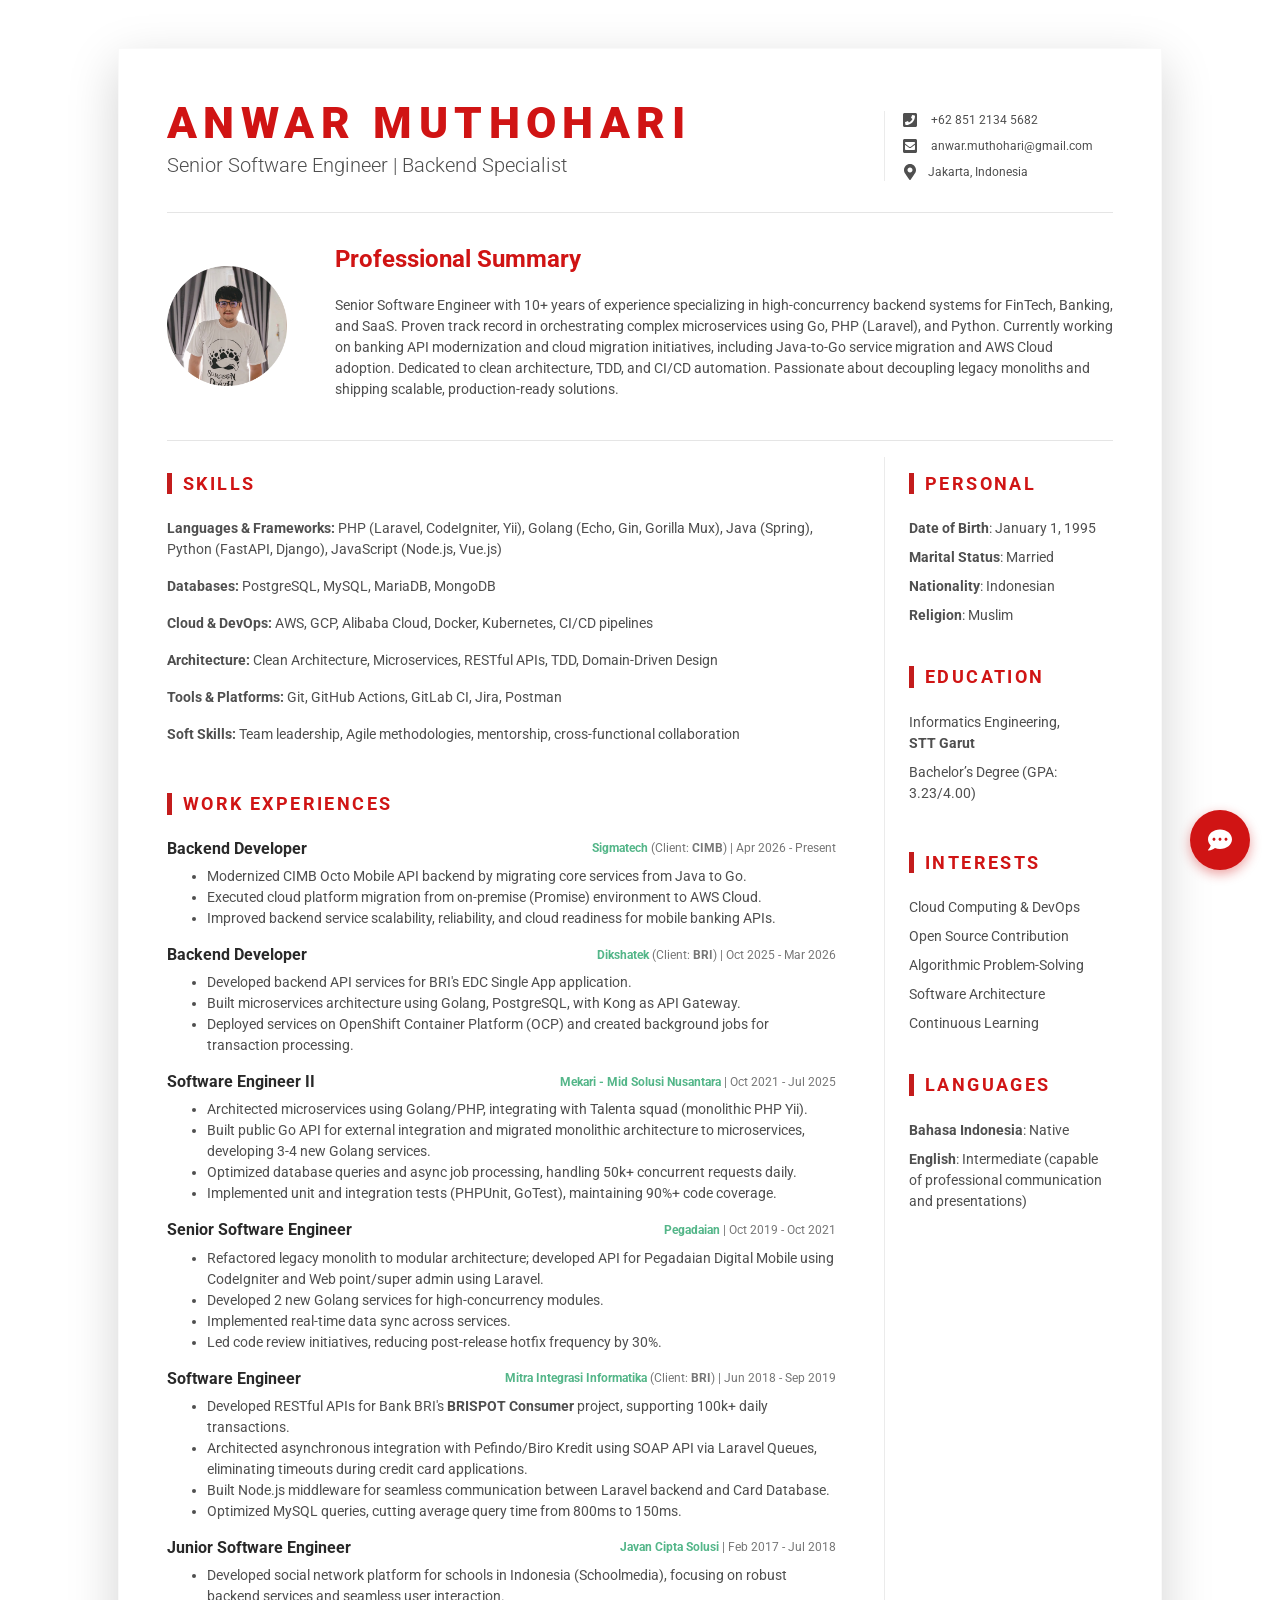
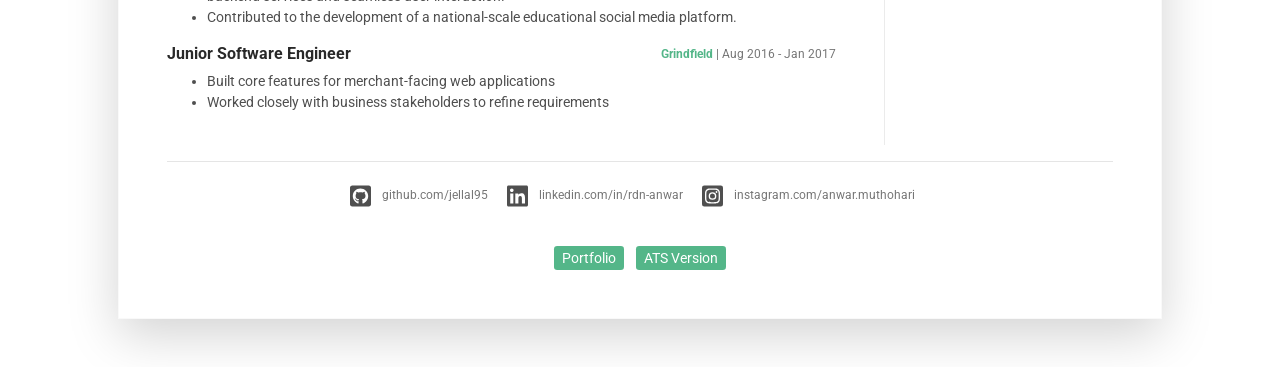
<file: index.html>
<!DOCTYPE html>
<html lang="en">
<head>
    <title>Anwar Muthohari - Software Engineer</title>

    <!-- Meta -->
    <meta charset="utf-8">
    <meta name="viewport" content="width=device-width, initial-scale=1.0">
    <meta name="description"
          content="Anwar Muthohari - Senior Software Engineer with expertise in PHP, Golang, and scalable system development.">
    <link rel="shortcut icon" href="favicon.ico">

    <!-- Google Fonts -->
    <link href="https://fonts.googleapis.com/css?family=Roboto:300,400,500,700" rel="stylesheet">

    <!-- FontAwesome JS-->
    <script defer src="assets/fontawesome/js/all.min.js"></script>

    <!-- Theme CSS -->
    <link id="theme-style" rel="stylesheet" href="assets/css/devresume.css">
    <style>
        .resume-name {
            color: #d01414;
        }

        .resume-section-heading:before {
            background: #c31c1c;
        }

        .resume-section-heading {
            color: #d01414;
        }

        /* AI Chat Widget CSS */
        .ai-chat-widget {
            position: fixed;
            bottom: 30px;
            right: 30px;
            z-index: 1000;
            font-family: 'Roboto', sans-serif;
        }
        .ai-chat-btn {
            width: 60px;
            height: 60px;
            border-radius: 50%;
            background-color: #d01414;
            color: white;
            border: none;
            box-shadow: 0 4px 12px rgba(208, 20, 20, 0.4);
            cursor: pointer;
            font-size: 24px;
            display: flex;
            align-items: center;
            justify-content: center;
            transition: transform 0.3s ease, background-color 0.3s ease;
        }
        .ai-chat-btn:hover {
            transform: scale(1.1);
            background-color: #c31c1c;
        }
        .ai-chat-window {
            display: none;
            position: absolute;
            bottom: 80px;
            right: 0;
            width: 340px;
            height: 420px;
            background: white;
            border-radius: 12px;
            box-shadow: 0 5px 25px rgba(0,0,0,0.2);
            flex-direction: column;
            overflow: hidden;
            border: 1px solid #f0f0f0;
        }
        .ai-chat-header {
            background-color: #d01414;
            color: white;
            padding: 15px;
            display: flex;
            justify-content: space-between;
            align-items: center;
            font-weight: 500;
        }
        .ai-chat-close {
            cursor: pointer;
            background: none;
            border: none;
            color: white;
            font-size: 18px;
            padding: 0;
        }
        .ai-chat-messages {
            flex-grow: 1;
            padding: 15px;
            overflow-y: auto;
            background-color: #fcfcfc;
            display: flex;
            flex-direction: column;
            gap: 12px;
        }
        .ai-message {
            max-width: 85%;
            padding: 10px 14px;
            border-radius: 12px;
            font-size: 14px;
            line-height: 1.4;
            word-wrap: break-word;
        }
        .ai-message.bot {
            background-color: #fff;
            border: 1px solid #eee;
            align-self: flex-start;
            border-bottom-left-radius: 4px;
            box-shadow: 0 1px 2px rgba(0,0,0,0.05);
        }
        .ai-message.user {
            background-color: #d01414;
            color: white;
            align-self: flex-end;
            border-bottom-right-radius: 4px;
            box-shadow: 0 1px 2px rgba(208, 20, 20, 0.2);
        }
        .ai-chat-input {
            display: flex;
            padding: 12px;
            background: white;
            border-top: 1px solid #eee;
            align-items: center;
        }
        .ai-chat-input input {
            flex-grow: 1;
            border: 1px solid #ddd;
            border-radius: 20px;
            padding: 8px 15px;
            outline: none;
            font-size: 14px;
            transition: border-color 0.2s;
        }
        .ai-chat-input input:focus {
            border-color: #d01414;
        }
        .ai-chat-input button {
            background: #d01414;
            color: white;
            border: none;
            border-radius: 50%;
            width: 38px;
            height: 38px;
            margin-left: 8px;
            cursor: pointer;
            display: flex;
            align-items: center;
            justify-content: center;
            transition: background-color 0.2s;
        }
        .ai-chat-input button:hover {
            background: #c31c1c;
        }
    </style>
</head>

<body>

<div class="main-wrapper">
    <div class="container px-3 px-lg-5">
        <article class="resume-wrapper mx-auto theme-bg-light p-5 mb-5 my-5 shadow-lg">
            <!-- Header -->
            <div class="resume-header">
                <div class="row align-items-center">
                    <div class="resume-title col-12 col-md-6 col-lg-8 col-xl-9">
                        <h2 class="resume-name mb-0 text-uppercase">Anwar Muthohari</h2>
                        <p class="resume-tagline">Senior Software Engineer | Backend Specialist</p>
                    </div>
                    <div class="resume-contact col-12 col-md-6 col-lg-4 col-xl-3">
                        <ul class="list-unstyled mb-0">
                            <li class="mb-2">
                                <i class="fas fa-phone-square fa-fw fa-lg mr-2 "></i>
                                <a class="resume-link" href="tel:+6285121345682">+62 851 2134 5682</a>
                            </li>
                            <li class="mb-2">
                                <i class="fas fa-envelope-square fa-fw fa-lg mr-2"></i>
                                <a class="resume-link"
                                   href="mailto:anwar.muthohari@gmail.com">anwar.muthohari@gmail.com</a>
                            </li>
                            <li class="mb-0">
                                <i class="fas fa-map-marker-alt fa-fw fa-lg mr-2"></i>Jakarta, Indonesia
                            </li>
                        </ul>
                    </div>
                </div>

            </div>
            <hr>
            <div class="resume-intro py-3">
                <div class="media flex-column flex-md-row align-items-center">
                    <img class="resume-profile-image mb-3 mb-md-0 mr-md-5 ml-md-0 rounded mx-auto"
                         src="assets/images/anwar-profile-circle.png" alt="image">
                    <div class="media-body text-left">
                        <h4 class="item-title mb-md-0" style="color: #d01414">Professional Summary</h4>
                        <br>
                        <p class="mb-2">
                            Senior Software Engineer with 10+ years of experience specializing in high-concurrency backend systems for FinTech, Banking, and SaaS. Proven track record in orchestrating complex microservices using Go, PHP (Laravel), and Python. Currently working on banking API modernization and cloud migration initiatives, including Java-to-Go service migration and AWS Cloud adoption. Dedicated to clean architecture, TDD, and CI/CD automation. Passionate about decoupling legacy monoliths and shipping scalable, production-ready solutions.
                        </p>
                    </div>
                </div>
            </div>
            <hr>
            <div class="resume-body">
                <div class="row">
                    <div class="resume-main col-12 col-lg-8 col-xl-9 pr-0 pr-lg-5">
                        <section class="education-section py-3">
                            <h3 class="text-uppercase resume-section-heading mb-4">Skills</h3>
                            <div class="item mb-3">
                                <div class="item-content">
                                    <p><strong>Languages & Frameworks:</strong> PHP (Laravel, CodeIgniter, Yii), Golang
                                        (Echo, Gin, Gorilla Mux), Java (Spring), Python (FastAPI, Django), JavaScript (Node.js, Vue.js)
                                    </p>
                                    <p><strong>Databases:</strong> PostgreSQL, MySQL, MariaDB, MongoDB</p>

                                    <p><strong>Cloud & DevOps:</strong> AWS, GCP, Alibaba Cloud, Docker, Kubernetes,
                                        CI/CD pipelines</p>
                                    <p><strong>Architecture:</strong> Clean Architecture, Microservices, RESTful APIs,
                                        TDD, Domain-Driven Design</p>
                                    <p><strong>Tools & Platforms:</strong> Git, GitHub Actions, GitLab CI, Jira, Postman
                                    </p>
                                    <p><strong>Soft Skills:</strong> Team leadership, Agile methodologies, mentorship,
                                        cross-functional collaboration</p>
                                </div>
                            </div>
                        </section>

                        <section class="work-section py-3">
                            <h3 class="text-uppercase resume-section-heading mb-4">Work Experiences</h3>

                                                            <div class="item mb-3">
                                <div class="item-heading row align-items-center mb-2">
                                    <h4 class="item-title col-12 col-md-6 col-lg-5 mb-2 mb-md-0">Backend Developer</h4>
                                    <div class="item-meta col-12 col-md-6 col-lg-7 text-muted text-left text-md-right">
                                        <strong><a href="https://sigma-tech.co.id/" target="_blank">Sigmatech</a></strong> (Client: <strong>CIMB</strong>) | Apr 2026 - Present
                                    </div>
                                </div>
                                <div class="item-content">
                                    <ul class="resume-list">
                                        <li>Modernized CIMB Octo Mobile API backend by migrating core services from Java to Go.</li>
                                        <li>Executed cloud platform migration from on-premise (Promise) environment to AWS Cloud.</li>
                                        <li>Improved backend service scalability, reliability, and cloud readiness for mobile banking APIs.</li>
                                    </ul>
                                </div>
                            </div>

                            <div class="item mb-3">
                                <div class="item-heading row align-items-center mb-2">
                                    <h4 class="item-title col-12 col-md-6 col-lg-5 mb-2 mb-md-0">Backend Developer</h4>
                                    <div class="item-meta col-12 col-md-6 col-lg-7 text-muted text-left text-md-right">
                                        <strong><a href="https://dikshatek.co.id/" target="_blank">Dikshatek</a></strong> (Client: <strong>BRI</strong>) | Oct 2025 - Mar 2026
                                    </div>
                                </div>
                                <div class="item-content">
                                    <ul class="resume-list">
                                        <li>Developed backend API services for BRI's EDC Single App application.</li>
                                        <li>Built microservices architecture using Golang, PostgreSQL, with Kong as API Gateway.</li>
                                        <li>Deployed services on OpenShift Container Platform (OCP) and created background jobs for transaction processing.</li>
                                    </ul>
                                </div>
                            </div>

                            <div class="item mb-3">
                                <div class="item-heading row align-items-center mb-2">
                                    <h4 class="item-title col-12 col-md-6 col-lg-5 mb-2 mb-md-0">Software Engineer
                                        II</h4>
                                    <div class="item-meta col-12 col-md-6 col-lg-7 text-muted text-left text-md-right">
                                        <strong><a href="https://mekari.com" target="_blank">Mekari - Mid Solusi
                                            Nusantara</a></strong> | Oct 2021 - Jul 2025
                                    </div>
                                </div>
                                <div class="item-content">
                                    <ul class="resume-list">
                                        <li>Architected microservices using Golang/PHP, integrating with Talenta squad (monolithic PHP Yii).</li>
                                        <li>Built public Go API for external integration and migrated monolithic architecture to microservices, developing 3-4 new Golang services.</li>
                                        <li>Optimized database queries and async job processing, handling 50k+ concurrent requests daily.</li>
                                        <li>Implemented unit and integration tests (PHPUnit, GoTest), maintaining 90%+ code coverage.</li>
                                    </ul>
                                </div>
                            </div>

                            <div class="item mb-3">
                                <div class="item-heading row align-items-center mb-2">
                                    <h4 class="item-title col-12 col-md-6 col-lg-7 mb-2 mb-md-0">Senior Software
                                        Engineer</h4>
                                    <div class="item-meta col-12 col-md-6 col-lg-5 text-muted text-left text-md-right">
                                        <strong>
                                            <a href="https://pegadaian.co.id" target="_blank">Pegadaian </a>
                                        </strong> | Oct 2019 - Oct 2021
                                    </div>
                                </div>
                                <div class="item-content">
                                    <ul class="resume-list">
                                        <li>Refactored legacy monolith to modular architecture; developed API for Pegadaian Digital Mobile using CodeIgniter and Web point/super admin using Laravel.</li>
                                        <li>Developed 2 new Golang services for high-concurrency modules.</li>
                                        <li>Implemented real-time data sync across services.</li>
                                        <li>Led code review initiatives, reducing post-release hotfix frequency by 30%.</li>
                                    </ul>
                                </div>
                            </div>

                            <div class="item mb-3">
                                <div class="item-heading row align-items-center mb-2">
                                    <h4 class="item-title col-12 col-md-6 col-lg-5 mb-2 mb-md-0">Software Engineer</h4>
                                    <div class="item-meta col-12 col-md-6 col-lg-7 text-muted text-left text-md-right">
                                        <strong><a href="https://www.mii.co.id" target="_blank">Mitra Integrasi Informatika</a></strong> (Client: <strong>BRI</strong>) | Jun 2018 - Sep 2019
                                    </div>
                                </div>
                                <div class="item-content">
                                    <ul class="resume-list">
                                        <li>Developed RESTful APIs for Bank BRI's <strong>BRISPOT Consumer</strong> project, supporting 100k+ daily transactions.</li>
                                        <li>Architected asynchronous integration with Pefindo/Biro Kredit using SOAP API via Laravel Queues, eliminating timeouts during credit card applications.</li>
                                        <li>Built Node.js middleware for seamless communication between Laravel backend and Card Database.</li>
                                        <li>Optimized MySQL queries, cutting average query time from 800ms to 150ms.</li>
                                    </ul>
                                </div>
                            </div>

                            <div class="item mb-3">
                                <div class="item-heading row align-items-center mb-2">
                                    <h4 class="item-title col-12 col-md-6 col-lg-6 mb-2 mb-md-0">Junior Software
                                        Engineer</h4>
                                    <div class="item-meta col-12 col-md-6 col-lg-6 text-muted text-left text-md-right">
                                        <strong><a href="https://javan.co.id/id" target="_blank">Javan Cipta Solusi</a></strong>
                                        | Feb 2017 - Jul 2018
                                    </div>
                                </div>
                                <div class="item-content">
                                    <ul class="resume-list">
                                        <li>Developed social network platform for schools in Indonesia (Schoolmedia), focusing on robust backend services and seamless user interaction.</li>
                                        <li>Contributed to the development of a national-scale educational social media platform.</li>
                                    </ul>
                                </div>
                            </div>

                            <div class="item">
                                <div class="item-heading row align-items-center mb-2">
                                    <h4 class="item-title col-12 col-md-6 col-lg-6 mb-2 mb-md-0">Junior Software
                                        Engineer</h4>
                                    <div class="item-meta col-12 col-md-6 col-lg-6 text-muted text-left text-md-right">
                                        <strong><a href="http://grindfield.com" target="_blank">Grindfield</a></strong>
                                        | Aug 2016 - Jan 2017
                                    </div>
                                </div>
                                <div class="item-content">
                                    <ul class="resume-list">
                                        <li>Built core features for merchant-facing web applications</li>
                                        <li>Worked closely with business stakeholders to refine requirements</li>
                                    </ul>
                                </div>
                            </div>
                        </section>
                    </div>

                    <aside class="resume-aside col-12 col-lg-4 col-xl-3 px-lg-4 pb-lg-4">
                        <section class="personal-section py-3">
                            <h3 class="text-uppercase resume-section-heading mb-4">Personal</h3>
                            <ul class="list-unstyled resume-interests-list mb-0">
                                <li class="mb-2"><strong>Date of Birth</strong>: January 1, 1995</li>
                                <li class="mb-2"><strong>Marital Status</strong>: Married</li>
                                <li class="mb-2"><strong>Nationality</strong>: Indonesian</li>
                                <li class="mb-2"><strong>Religion</strong>: Muslim</li>
                            </ul>
                        </section>

                        <section class="skills-section py-3">
                            <h3 class="text-uppercase resume-section-heading mb-4">Education</h3>
                            <div class="item">
                                <ul class="list-unstyled resume-skills-list">
                                    <li class="mb-2">Informatics Engineering, <br><strong>STT Garut</strong></li>
                                    <li class="mb-2">Bachelor’s Degree (GPA: 3.23/4.00)</li>
                                </ul>
                            </div>
                        </section>

                        <section class="skills-section py-3">
                            <h3 class="text-uppercase resume-section-heading mb-4">Interests</h3>
                            <ul class="list-unstyled resume-interests-list mb-0">
                                <li class="mb-2">Cloud Computing & DevOps</li>
                                <li class="mb-2">Open Source Contribution</li>
                                <li class="mb-2">Algorithmic Problem-Solving</li>
                                <li class="mb-2">Software Architecture</li>
                                <li class="mb-2">Continuous Learning</li>
                            </ul>
                        </section>

                        <section class="language-section py-3">
                            <h3 class="text-uppercase resume-section-heading mb-4">Languages</h3>
                            <ul class="list-unstyled resume-interests-list mb-0">
                                <li class="mb-2"><strong>Bahasa Indonesia</strong>: Native</li>
                                <li class="mb-2"><strong>English</strong>: Intermediate (capable of professional
                                    communication and presentations)
                                </li>
                            </ul>
                        </section>

                    </aside>
                </div>
            </div>
            <hr>

            <div class="resume-footer text-center">
                <ul class="resume-social-list list-inline mx-auto mb-0 d-inline-block text-muted">
                    <li class="list-inline-item mb-lg-0 mr-3">
                        <a class="resume-link" href="https://github.com/jellal95">
                            <i class="fab fa-github-square fa-2x mr-2" data-fa-transform="down-4"></i>
                            <span class="d-none d-lg-inline-block text-muted">
								github.com/jellal95
							</span>
                        </a>
                    </li>
                    <li class="list-inline-item mb-lg-0 mr-3">
                        <a class="resume-link" href="https://www.linkedin.com/in/rdn-anwar/">
                            <i class="fab fa-linkedin fa-2x mr-2" data-fa-transform="down-4"></i>
                            <span class="d-none d-lg-inline-block text-muted">
								linkedin.com/in/rdn-anwar
							</span>
                        </a>
                    </li>
                    <li class="list-inline-item mb-lg-0 mr-lg-3">
                        <a class="resume-link" href="https://www.instagram.com/anwar.muthohari/">
                            <i class="fab fa-instagram-square fa-2x mr-2" data-fa-transform="down-4"></i>
                            <span class="d-none d-lg-inline-block text-muted">
                                instagram.com/anwar.muthohari
                            </span>
                        </a>
                    </li>
                </ul>

                <div class="mt-3">
                    <br>
                    <a href="portofolio.html" class="btn-sm btn-primary">Portfolio</a>
                    <a href="ats-friendly.html"
                       class="btn-sm btn-primary ml-2">ATS Version</a>
                </div>
            </div>
        </article>
    </div>
</div>

<!-- AI Chat Widget -->
<div class="ai-chat-widget">
    <div class="ai-chat-window" id="ai-chat-window">
        <div class="ai-chat-header">
            <span><i class="fas fa-robot mr-2"></i> CV Assistant</span>
            <button class="ai-chat-close" id="ai-chat-close"><i class="fas fa-times"></i></button>
        </div>
        <div class="ai-chat-messages" id="ai-chat-messages">
            <div class="ai-message bot">Hello! I'm an AI assistant trained on Anwar's resume. Ask me about his experience, skills, or contact info!</div>
        </div>
        <div class="ai-chat-input">
            <input type="text" id="ai-chat-input-field" placeholder="Ask a question..." autocomplete="off">
            <button id="ai-chat-send"><i class="fas fa-paper-plane"></i></button>
        </div>
    </div>
    <button class="ai-chat-btn" id="ai-chat-btn" title="Chat with AI Assistant">
        <i class="fas fa-comment-dots"></i>
    </button>
</div>

<script>
    document.addEventListener('DOMContentLoaded', () => {
        const chatBtn = document.getElementById('ai-chat-btn');
        const chatWindow = document.getElementById('ai-chat-window');
        const closeBtn = document.getElementById('ai-chat-close');
        const messagesContainer = document.getElementById('ai-chat-messages');
        const chatInput = document.getElementById('ai-chat-input-field');
        const sendBtn = document.getElementById('ai-chat-send');

        let isChatOpen = false;

        chatBtn.addEventListener('click', () => {
            isChatOpen = !isChatOpen;
            chatWindow.style.display = isChatOpen ? 'flex' : 'none';
            if(isChatOpen) chatInput.focus();
        });

        closeBtn.addEventListener('click', () => {
            isChatOpen = false;
            chatWindow.style.display = 'none';
        });

        function addMessage(text, sender) {
            const msg = document.createElement('div');
            msg.className = 'ai-message ' + sender;
            msg.innerHTML = text;
            messagesContainer.appendChild(msg);
            messagesContainer.scrollTop = messagesContainer.scrollHeight;
        }

        function getBotResponse(input) {
                const text = input.toLowerCase();
                if (text.includes('hi') || text.includes('hello')) {
                    return "Hi there! I'm Anwar's AI assistant. You can ask me about his <b>experience</b>, <b>skills</b>, <b>education</b>, or specific companies like <b>Sigmatech</b>, <b>CIMB</b>, <b>BRI</b>, <b>Mekari</b>, or <b>Pegadaian</b>. What would you like to know?";
                } else if (text.includes('sigmatech') || text.includes('cimb') || text.includes('octo')) {
                    return "Anwar is currently working at <b>Sigmatech</b> with placement at <b>CIMB</b>. He works on the <b>Cloud Migration Octo Mobile API</b> project, migrating backend services from <b>Java to Go</b> and moving from <b>on-premise (Promise)</b> to <b>AWS Cloud</b>.";
                } else if (text.includes('bri')) {
                    return "Anwar has extensive experience with BRI through two different roles:<br>1. <b>Dikshatek Indonesia:</b> Developed the <b>EDC Single App</b> using Golang, PostgreSQL, and Kong Gateway on OpenShift (OCP).<br>2. <b>Mitra Integrasi Informatika (MII):</b> Worked on <b>BRISPOT Consumer</b>, architected async SOAP integration with Pefindo/Biro Kredit via Laravel Queues, and built Node.js middleware for Laravel-to-Credit Card DB with Stored Procedures.";
                } else if (text.includes('mekari')) {
                    return "At Mekari, Anwar worked as a Software Engineer II. He integrated the Talenta squad (monolithic PHP Yii), built a public Go API for external integration, and migrated the legacy monolithic architecture to microservices, developing 3-4 new Golang services.";
                } else if (text.includes('pegadaian')) {
                    return "At Pegadaian, Anwar served as a Senior Software Engineer. He refactored legacy monoliths to modular architecture, developed the Pegadaian Digital Mobile API using CodeIgniter, built Web point/super admin tools using Laravel, and developed 2 new Golang services for high-concurrency modules.";
                } else if (text.includes('experience') || text.includes('work') || text.includes('job')) {
                    return "Anwar has over 10 years of experience. He's currently a Backend Developer at Sigmatech (placement at CIMB), working on Cloud Migration Octo Mobile API from Java to Go and migrating from on-premise (Promise) to AWS Cloud. Previously, he worked at Dikshatek, Mekari, Pegadaian, MII, Javan, and Grindfield.";
                } else if (text.includes('skill') || text.includes('tech') || text.includes('stack') || text.includes('java') || text.includes('spring')) {
                    return "His core stack includes PHP (Laravel, CodeIgniter), Golang, Java (Spring), Python (FastAPI), PostgreSQL, AWS, Docker, and Kubernetes. He's an expert in Clean Architecture and scalable systems.";
                } else if (text.includes('contact') || text.includes('email') || text.includes('phone') || text.includes('hire')) {
                    return "You can reach Anwar via email at <a href='mailto:anwar.muthohari@gmail.com'>anwar.muthohari@gmail.com</a>, phone at +62 851 2134 5682, or click here to <a href='https://wa.me/6285121345682' target='_blank'>Chat via WhatsApp</a>.";
                } else if (text.includes('education') || text.includes('university') || text.includes('study')) {
                    return "He holds a Bachelor's Degree in Informatics Engineering from STT Garut with a GPA of 3.23.";
                } else {
                    return "I'm a simple AI assistant. I can tell you about Anwar's <b>BRI projects</b>, <b>Mekari</b>, <b>Pegadaian</b>, or <b>contact</b> info. What would you like to know?";
                }
            }

        function handleSend() {
            const text = chatInput.value.trim();
            if (text) {
                addMessage(text, 'user');
                chatInput.value = '';
                
                // Simulate AI typing delay
                setTimeout(() => {
                    const response = getBotResponse(text);
                    addMessage(response, 'bot');
                }, 500);
            }
        }

        sendBtn.addEventListener('click', handleSend);
        chatInput.addEventListener('keypress', (e) => {
            if (e.key === 'Enter') handleSend();
        });
    });
</script>
</body>
</html>
</file>
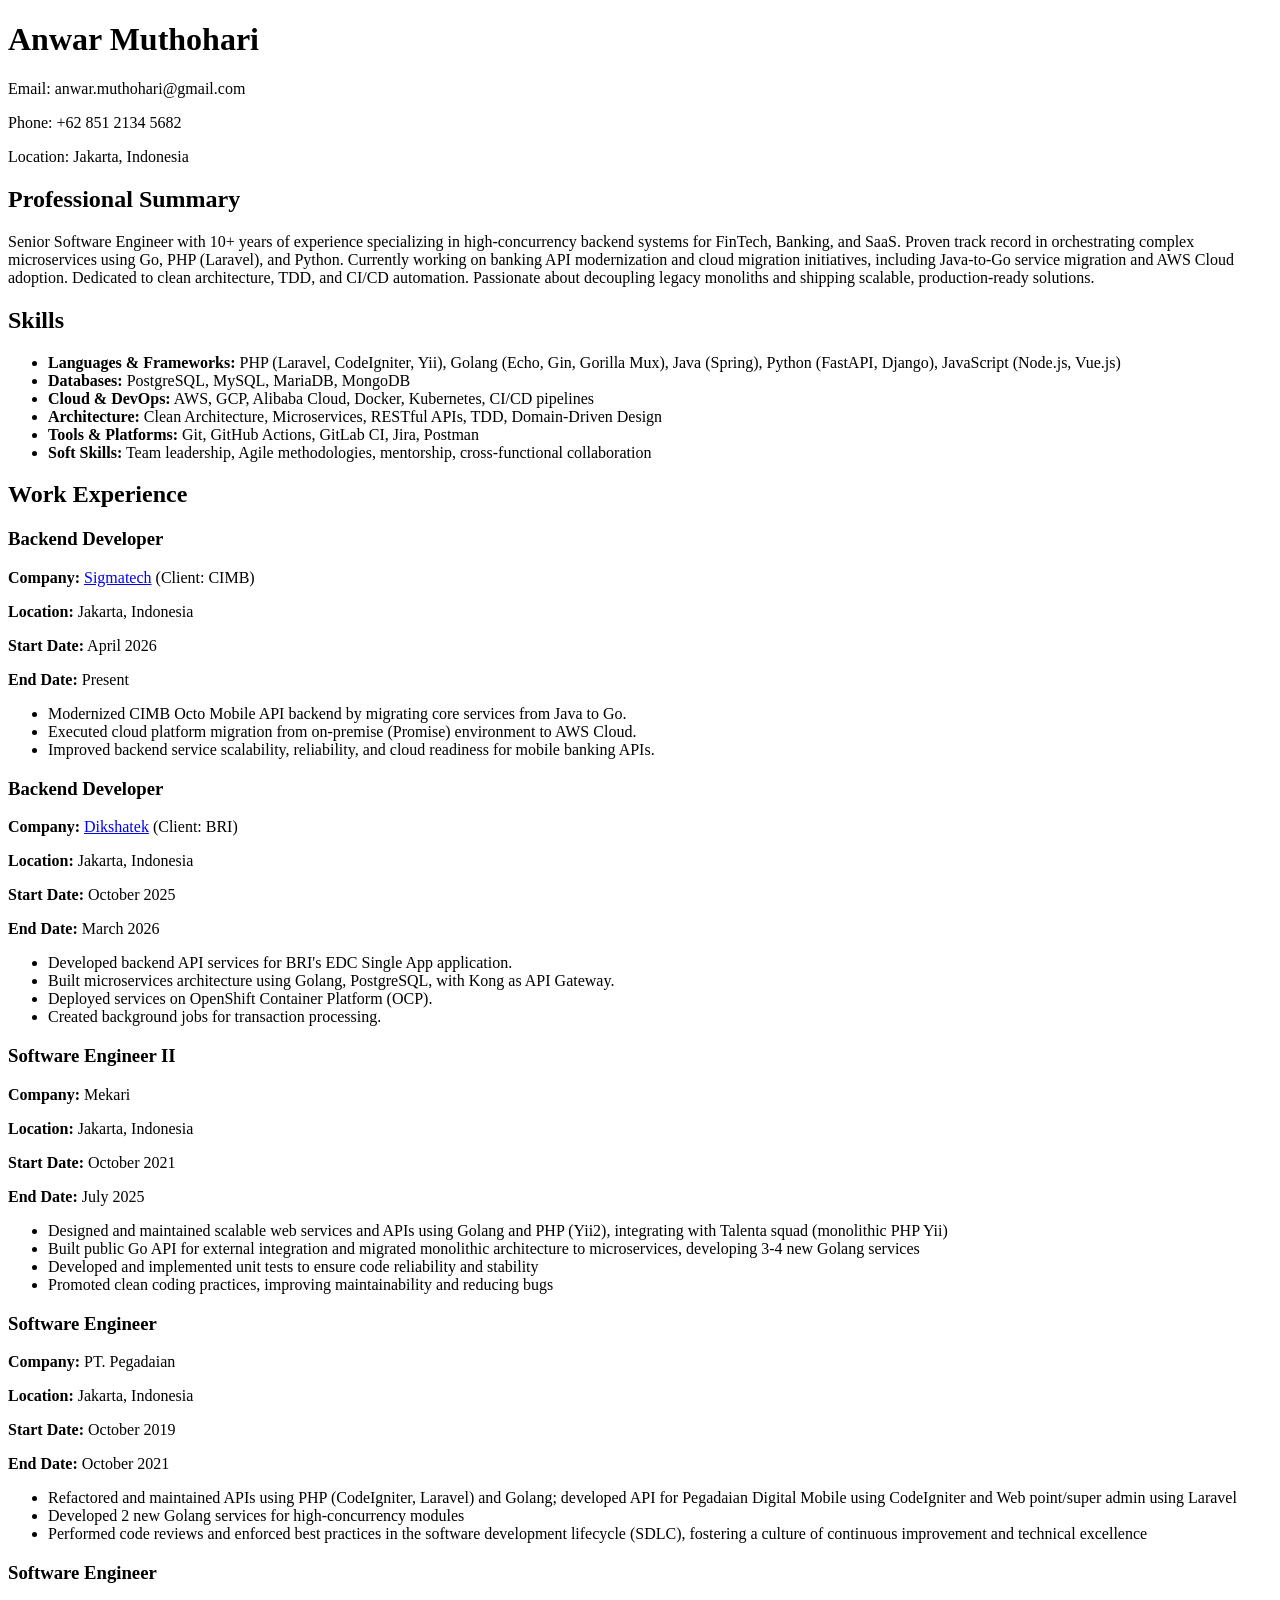
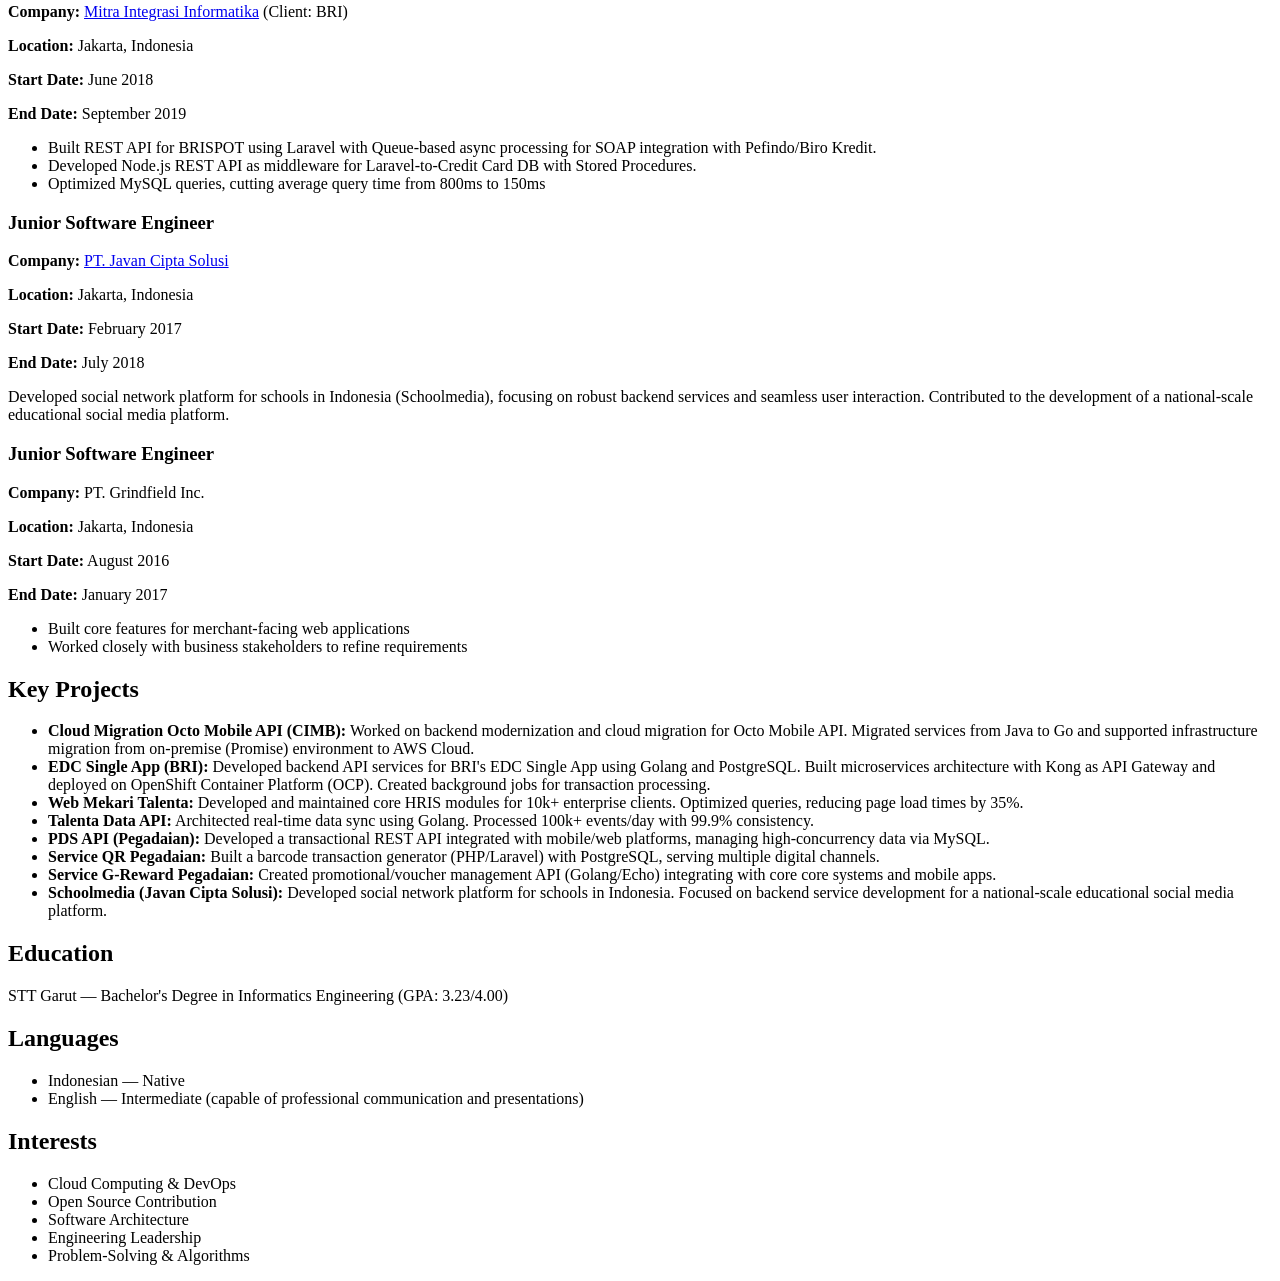
<file: ats-friendly.html>
<!DOCTYPE html>
<html lang="en">
<head>
    <meta charset="UTF-8">
    <title>Anwar Muthohari - Software Engineer</title>
</head>
<body>
<h1>Anwar Muthohari</h1>
<p>Email: anwar.muthohari@gmail.com</p>
<p>Phone: +62 851 2134 5682</p>
<p>Location: Jakarta, Indonesia</p>

<h2>Professional Summary</h2>
<p>Senior Software Engineer with 10+ years of experience specializing in high-concurrency backend systems for FinTech, Banking, and SaaS. Proven track record in orchestrating complex microservices using Go, PHP (Laravel), and Python. Currently working on banking API modernization and cloud migration initiatives, including Java-to-Go service migration and AWS Cloud adoption. Dedicated to clean architecture, TDD, and CI/CD automation. Passionate about decoupling legacy monoliths and shipping scalable, production-ready solutions.</p>

<h2>Skills</h2>
<ul>
    <li><strong>Languages & Frameworks:</strong> PHP (Laravel, CodeIgniter, Yii), Golang (Echo, Gin, Gorilla Mux), Java (Spring), Python (FastAPI, Django), JavaScript (Node.js, Vue.js)</li>
    <li><strong>Databases:</strong> PostgreSQL, MySQL, MariaDB, MongoDB</li>
    <li><strong>Cloud & DevOps:</strong> AWS, GCP, Alibaba Cloud, Docker, Kubernetes, CI/CD pipelines</li>

    <li><strong>Architecture:</strong> Clean Architecture, Microservices, RESTful APIs, TDD, Domain-Driven Design</li>
    <li><strong>Tools & Platforms:</strong> Git, GitHub Actions, GitLab CI, Jira, Postman</li>
    <li><strong>Soft Skills:</strong> Team leadership, Agile methodologies, mentorship, cross-functional collaboration</li>
</ul>


<h2>Work Experience</h2>

<h3>Backend Developer</h3>
<p><strong>Company:</strong> <a href="https://sigma-tech.co.id/" target="_blank">Sigmatech</a> (Client: CIMB)</p>
<p><strong>Location:</strong> Jakarta, Indonesia</p>
<p><strong>Start Date:</strong> April 2026</p>
<p><strong>End Date:</strong> Present</p>
<ul>
    <li>Modernized CIMB Octo Mobile API backend by migrating core services from Java to Go.</li>
    <li>Executed cloud platform migration from on-premise (Promise) environment to AWS Cloud.</li>
    <li>Improved backend service scalability, reliability, and cloud readiness for mobile banking APIs.</li>
</ul>

<h3>Backend Developer</h3>
<p><strong>Company:</strong> <a href="https://dikshatek.co.id/" target="_blank">Dikshatek</a> (Client: BRI)</p>
<p><strong>Location:</strong> Jakarta, Indonesia</p>
<p><strong>Start Date:</strong> October 2025</p>
<p><strong>End Date:</strong> March 2026</p>
<ul>
    <li>Developed backend API services for BRI's EDC Single App application.</li>
    <li>Built microservices architecture using Golang, PostgreSQL, with Kong as API Gateway.</li>
    <li>Deployed services on OpenShift Container Platform (OCP).</li>
    <li>Created background jobs for transaction processing.</li>
</ul>

<h3>Software Engineer II</h3>
<p><strong>Company:</strong> Mekari</p>
<p><strong>Location:</strong> Jakarta, Indonesia</p>
<p><strong>Start Date:</strong> October 2021</p>
<p><strong>End Date:</strong> July 2025</p>
<ul>
    <li>Designed and maintained scalable web services and APIs using Golang and PHP (Yii2), integrating with Talenta squad (monolithic PHP Yii)</li>
    <li>Built public Go API for external integration and migrated monolithic architecture to microservices, developing 3-4 new Golang services</li>
    <li>Developed and implemented unit tests to ensure code reliability and stability</li>
    <li>Promoted clean coding practices, improving maintainability and reducing bugs</li>
</ul>

<h3>Software Engineer</h3>
<p><strong>Company:</strong> PT. Pegadaian</p>
<p><strong>Location:</strong> Jakarta, Indonesia</p>
<p><strong>Start Date:</strong> October 2019</p>
<p><strong>End Date:</strong> October 2021</p>
<ul>
    <li>Refactored and maintained APIs using PHP (CodeIgniter, Laravel) and Golang; developed API for Pegadaian Digital Mobile using CodeIgniter and Web point/super admin using Laravel</li>
    <li>Developed 2 new Golang services for high-concurrency modules</li>
    <li>Performed code reviews and enforced best practices in the software development
        lifecycle (SDLC), fostering a culture of continuous improvement and
        technical excellence
    </li>
</ul>

<h3>Software Engineer</h3>
<p><strong>Company:</strong> <a href="https://www.mii.co.id" target="_blank">Mitra Integrasi Informatika</a> (Client: BRI)</p>
<p><strong>Location:</strong> Jakarta, Indonesia</p>
<p><strong>Start Date:</strong> June 2018</p>
<p><strong>End Date:</strong> September 2019</p>
<ul>
    <li>Built REST API for BRISPOT using Laravel with Queue-based async processing for SOAP integration with Pefindo/Biro Kredit.</li>
    <li>Developed Node.js REST API as middleware for Laravel-to-Credit Card DB with Stored Procedures.</li>
    <li>Optimized MySQL queries, cutting average query time from 800ms to 150ms</li>
</ul>

<h3>Junior Software Engineer</h3>
<p><strong>Company:</strong> <a href="https://javan.co.id/id" target="_blank">PT. Javan Cipta Solusi</a></p>
<p><strong>Location:</strong> Jakarta, Indonesia</p>
<p><strong>Start Date:</strong> February 2017</p>
<p><strong>End Date:</strong> July 2018</p>
Developed social network platform for schools in Indonesia (Schoolmedia), focusing on robust backend services and seamless user interaction. Contributed to the development of a national-scale educational social media platform.

<h3>Junior Software Engineer</h3>
<p><strong>Company:</strong> PT. Grindfield Inc.</p>
<p><strong>Location:</strong> Jakarta, Indonesia</p>
<p><strong>Start Date:</strong> August 2016</p>
<p><strong>End Date:</strong> January 2017</p>
<ul>
    <li>Built core features for merchant-facing web applications</li>
    <li>Worked closely with business stakeholders to refine requirements</li>
</ul>

<h2>Key Projects</h2>
<ul>
    <li><strong>Cloud Migration Octo Mobile API (CIMB):</strong> Worked on backend modernization and cloud migration for Octo Mobile API. Migrated services from Java to Go and supported infrastructure migration from on-premise (Promise) environment to AWS Cloud.</li>
    <li><strong>EDC Single App (BRI):</strong> Developed backend API services for BRI's EDC Single App using Golang and PostgreSQL. Built microservices architecture with Kong as API Gateway and deployed on OpenShift Container Platform (OCP). Created background jobs for transaction processing.</li>
    <li><strong>Web Mekari Talenta:</strong> Developed and maintained core HRIS modules for 10k+ enterprise clients. Optimized queries, reducing page load times by 35%.</li>
    <li><strong>Talenta Data API:</strong> Architected real-time data sync using Golang. Processed 100k+ events/day with 99.9% consistency.</li>
    <li><strong>PDS API (Pegadaian):</strong> Developed a transactional REST API integrated with mobile/web platforms, managing high-concurrency data via MySQL.</li>
    <li><strong>Service QR Pegadaian:</strong> Built a barcode transaction generator (PHP/Laravel) with PostgreSQL, serving multiple digital channels.</li>
    <li><strong>Service G-Reward Pegadaian:</strong> Created promotional/voucher management API (Golang/Echo) integrating with core core systems and mobile apps.</li>
    <li><strong>Schoolmedia (Javan Cipta Solusi):</strong> Developed social network platform for schools in Indonesia. Focused on backend service development for a national-scale educational social media platform.</li>
</ul>

<h2>Education</h2>
<p>STT Garut — Bachelor's Degree in Informatics Engineering (GPA: 3.23/4.00)</p>

<h2>Languages</h2>
<ul>
    <li>Indonesian — Native</li>
    <li>English — Intermediate (capable of professional communication and presentations)</li>
</ul>

<h2>Interests</h2>
<ul>
    <li>Cloud Computing & DevOps</li>
    <li>Open Source Contribution</li>
    <li>Software Architecture</li>
    <li>Engineering Leadership</li>
    <li>Problem-Solving & Algorithms</li>
</ul>
</body>
</html>
</file>
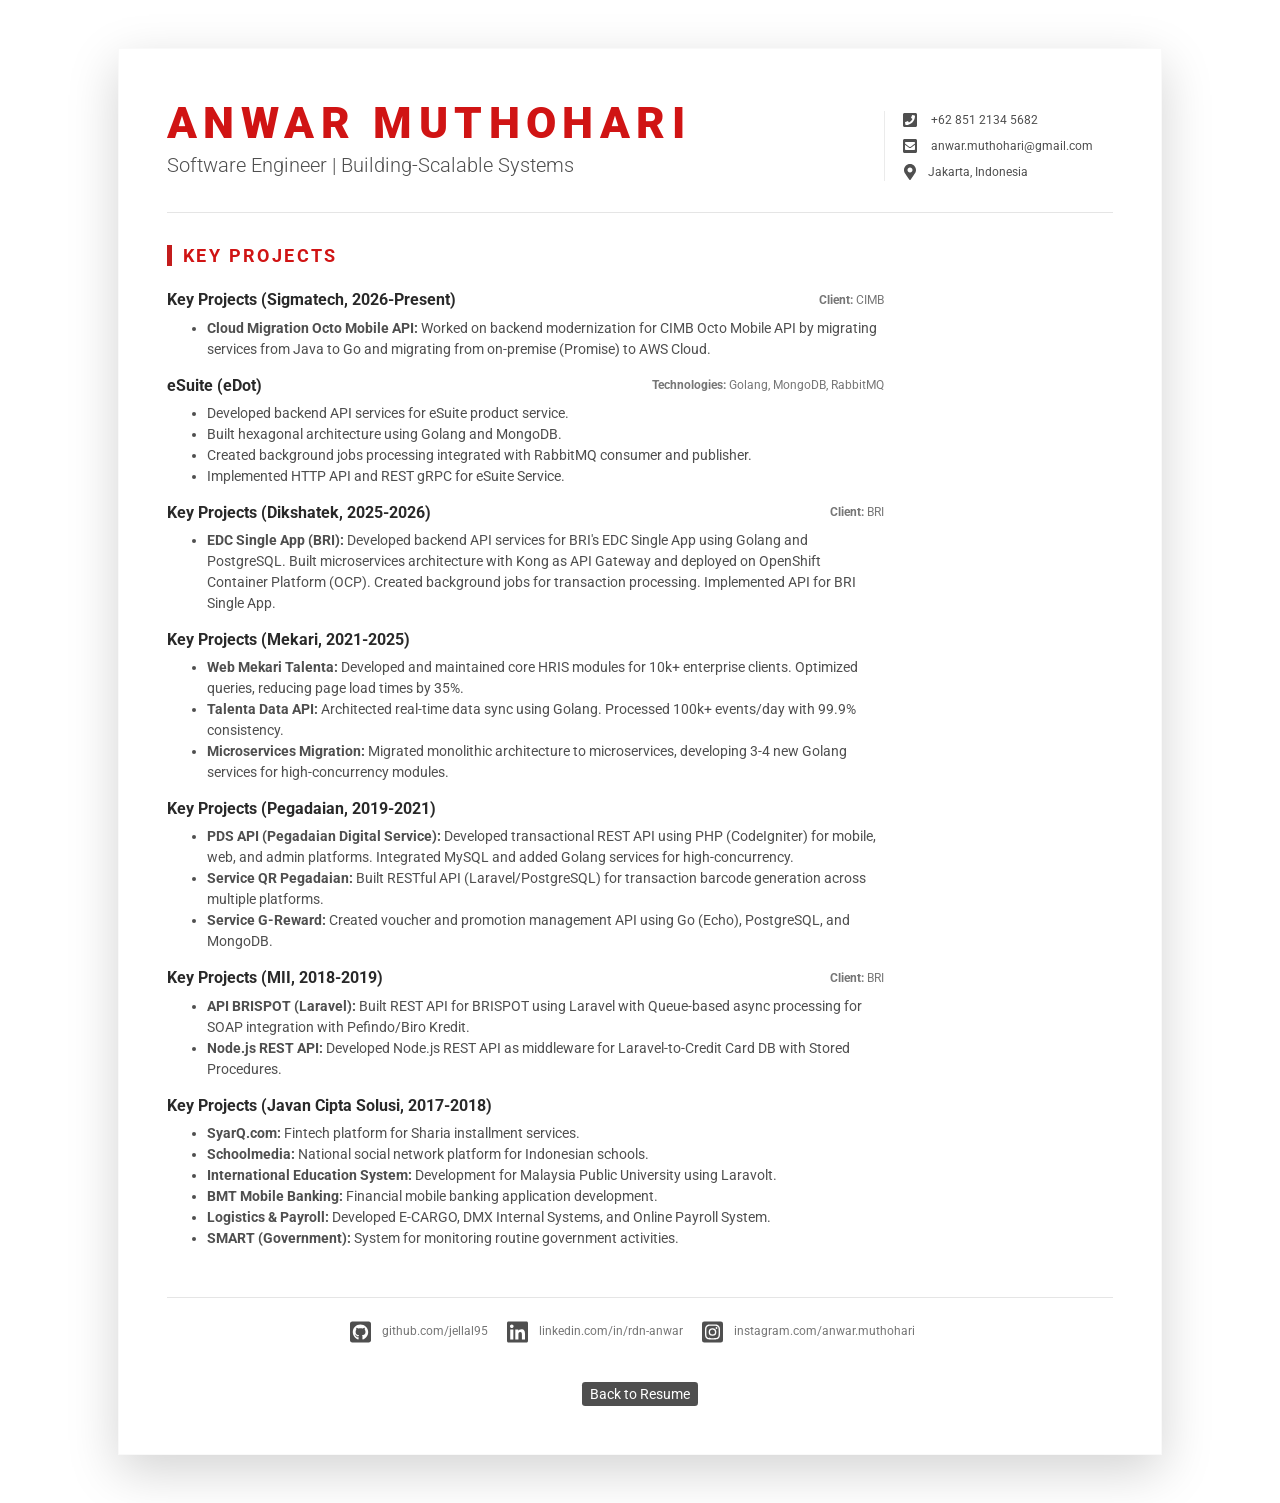
<file: portofolio.html>
<!DOCTYPE html>
<html lang="en">
<head>
    <title>Anwar Muthohari - Software Engineer</title>

    <!-- Meta -->
    <meta charset="utf-8">
    <meta name="viewport" content="width=device-width, initial-scale=1.0">
    <meta name="description"
          content="Anwar Muthohari - Software Engineer with expertise in PHP, Golang, and scalable system development.">
    <link rel="shortcut icon" href="favicon.ico">

    <!-- Google Fonts -->
    <link href="https://fonts.googleapis.com/css?family=Roboto:300,400,500,700" rel="stylesheet">

    <!-- FontAwesome JS-->
    <script defer src="assets/fontawesome/js/all.min.js"></script>

    <!-- Theme CSS -->
    <link id="theme-style" rel="stylesheet" href="assets/css/devresume.css">
    <style>
        .resume-name {
            color: #d01414;
        }

        .resume-section-heading:before {
            background: #c31c1c;
        }

        .resume-section-heading {
            color: #d01414;
        }
    </style>
</head>

<body>

<div class="main-wrapper">
    <div class="container px-3 px-lg-5">
        <article class="resume-wrapper mx-auto theme-bg-light p-5 mb-5 my-5 shadow-lg">
            <!-- Header -->
            <div class="resume-header">
                <div class="row align-items-center">
                    <div class="resume-title col-12 col-md-6 col-lg-8 col-xl-9">
                        <h2 class="resume-name mb-0 text-uppercase">Anwar Muthohari</h2>
                        <p class="resume-tagline">Software Engineer | Building-Scalable Systems</p>
                    </div>
                    <div class="resume-contact col-12 col-md-6 col-lg-4 col-xl-3">
                        <ul class="list-unstyled mb-0">
                            <li class="mb-2">
                                <i class="fas fa-phone-square fa-fw fa-lg mr-2 "></i>
                                <a class="resume-link" href="tel:+628****5682">+62 851 2134 5682</a>
                            </li>
                            <li class="mb-2">
                                <i class="fas fa-envelope-square fa-fw fa-lg mr-2"></i>
                                <a class="resume-link"
                                   href="mailto:anwar.muthohari@gmail.com">anwar.muthohari@gmail.com</a>
                            </li>
                            <li class="mb-0">
                                <i class="fas fa-map-marker-alt fa-fw fa-lg mr-2"></i>Jakarta, Indonesia
                            </li>
                        </ul>
                    </div>
                </div>

            </div>

            <hr>
            <div class="resume-body">
                <div class="row">
                    <div class="resume-main col-12 col-lg-8 col-xl-9 pr-0 pr-lg-12">
                        <section class="work-section py-3">
                            <h3 class="text-uppercase resume-section-heading mb-4">Key Projects</h3>
                            <!-- Sigmatech (CIMB) -->
                            <div class="item mb-3">
                                <div class="item-heading row align-items-center mb-2">
                                    <h4 class="item-title col-12 col-md-6 col-lg-7 mb-2 mb-md-0">Key Projects (Sigmatech, 2026-Present)</h4>
                                    <div class="item-meta col-12 col-md-6 col-lg-5 text-muted text-left text-md-right">
                                        <strong>Client:</strong> CIMB
                                    </div>
                                </div>
                                <div class="item-content">
                                    <ul class="resume-list">
                                        <li><strong>Cloud Migration Octo Mobile API:</strong> Worked on backend modernization for CIMB Octo Mobile API by migrating services from Java to Go and migrating from on-premise (Promise) to AWS Cloud.</li>
                                    </ul>
                                </div>
                            </div>

                            <!-- Edot eSuite -->
                            <div class="item mb-3">
                                <div class="item-heading row align-items-center mb-2">
                                    <h4 class="item-title col-12 col-md-6 col-lg-7 mb-2 mb-md-0">eSuite (eDot)</h4>
                                    <div class="item-meta col-12 col-md-6 col-lg-5 text-muted text-left text-md-right">
                                        <strong>Technologies:</strong> Golang, MongoDB, RabbitMQ
                                    </div>
                                </div>
                                <div class="item-content">
                                    <ul class="resume-list">
                                        <li>Developed backend API services for eSuite product service.</li>
                                        <li>Built hexagonal architecture using Golang and MongoDB.</li>
                                        <li>Created background jobs processing integrated with RabbitMQ consumer and publisher.</li>
                                        <li>Implemented HTTP API and REST gRPC for eSuite Service.</li>
                                    </ul>
                                </div>
                            </div>

                            <!-- Dikshatek (BRI) -->
                            <div class="item mb-3">
                                <div class="item-heading row align-items-center mb-2">
                                    <h4 class="item-title col-12 col-md-6 col-lg-7 mb-2 mb-md-0">Key Projects (Dikshatek, 2025-2026)</h4>
                                    <div class="item-meta col-12 col-md-6 col-lg-5 text-muted text-left text-md-right">
                                        <strong>Client:</strong> BRI
                                    </div>
                                </div>
                                <div class="item-content">
                                    <ul class="resume-list">
                                        <li><strong>EDC Single App (BRI):</strong> Developed backend API services for BRI's EDC Single App using Golang and PostgreSQL. Built microservices architecture with Kong as API Gateway and deployed on OpenShift Container Platform (OCP). Created background jobs for transaction processing. Implemented API for BRI Single App.</li>
                                    </ul>
                                </div>
                            </div>

                            <!-- Mekari -->
                            <div class="item mb-3">
                                <div class="item-heading row align-items-center mb-2">
                                    <h4 class="item-title col-12 col-md-6 col-lg-7 mb-2 mb-md-0">Key Projects (Mekari, 2021-2025)</h4>
                                </div>
                                <div class="item-content">
                                    <ul class="resume-list">
                                        <li><strong>Web Mekari Talenta:</strong> Developed and maintained core HRIS modules for 10k+ enterprise clients. Optimized queries, reducing page load times by 35%.</li>
                                        <li><strong>Talenta Data API:</strong> Architected real-time data sync using Golang. Processed 100k+ events/day with 99.9% consistency.</li>
                                        <li><strong>Microservices Migration:</strong> Migrated monolithic architecture to microservices, developing 3-4 new Golang services for high-concurrency modules.</li>
                                    </ul>
                                </div>
                            </div>

                            <!-- Pegadaian -->
                            <div class="item mb-3">
                                <div class="item-heading row align-items-center mb-2">
                                    <h4 class="item-title col-12 col-md-6 col-lg-7 mb-2 mb-md-0">Key Projects (Pegadaian, 2019-2021)</h4>
                                </div>
                                <div class="item-content">
                                    <ul class="resume-list">
                                        <li><strong>PDS API (Pegadaian Digital Service):</strong> Developed transactional REST API using PHP (CodeIgniter) for mobile, web, and admin platforms. Integrated MySQL and added Golang services for high-concurrency.</li>
                                        <li><strong>Service QR Pegadaian:</strong> Built RESTful API (Laravel/PostgreSQL) for transaction barcode generation across multiple platforms.</li>
                                        <li><strong>Service G-Reward:</strong> Created voucher and promotion management API using Go (Echo), PostgreSQL, and MongoDB.</li>
                                    </ul>
                                </div>
                            </div>

                            <!-- BRI MII -->
                            <div class="item mb-3">
                                <div class="item-heading row align-items-center mb-2">
                                    <h4 class="item-title col-12 col-md-6 col-lg-7 mb-2 mb-md-0">Key Projects (MII, 2018-2019)</h4>
                                    <div class="item-meta col-12 col-md-6 col-lg-5 text-muted text-left text-md-right">
                                        <strong>Client:</strong> BRI
                                    </div>
                                </div>
                                <div class="item-content">
                                    <ul class="resume-list">
                                        <li><strong>API BRISPOT (Laravel):</strong> Built REST API for BRISPOT using Laravel with Queue-based async processing for SOAP integration with Pefindo/Biro Kredit.</li>
                                        <li><strong>Node.js REST API:</strong> Developed Node.js REST API as middleware for Laravel-to-Credit Card DB with Stored Procedures.</li>
                                    </ul>
                                </div>
                            </div>

                            <!-- Javan -->
                            <div class="item mb-3">
                                <div class="item-heading row align-items-center mb-2">
                                    <h4 class="item-title col-12 col-md-6 col-lg-7 mb-2 mb-md-0">Key Projects (Javan Cipta Solusi, 2017-2018)</h4>
                                </div>
                                <div class="item-content">
                                    <ul class="resume-list">
                                        <li><strong>SyarQ.com:</strong> Fintech platform for Sharia installment services.</li>
                                        <li><strong>Schoolmedia:</strong> National social network platform for Indonesian schools.</li>
                                        <li><strong>International Education System:</strong> Development for Malaysia Public University using Laravolt.</li>
                                        <li><strong>BMT Mobile Banking:</strong> Financial mobile banking application development.</li>
                                        <li><strong>Logistics & Payroll:</strong> Developed E-CARGO, DMX Internal Systems, and Online Payroll System.</li>
                                        <li><strong>SMART (Government):</strong> System for monitoring routine government activities.</li>
                                    </ul>
                                </div>
                            </div>

                        </section>
                    </div>
                </div>
                <hr>

                <div class="resume-footer text-center">
                    <ul class="resume-social-list list-inline mx-auto mb-0 d-inline-block text-muted">
                        <li class="list-inline-item mb-lg-0 mr-3">
                            <a class="resume-link" href="https://github.com/jellal95">
                                <i class="fab fa-github-square fa-2x mr-2" data-fa-transform="down-4"></i>
                                <span class="d-none d-lg-inline-block text-muted">
								github.com/jellal95
							</span>
                            </a>
                        </li>
                        <li class="list-inline-item mb-lg-0 mr-3">
                            <a class="resume-link" href="https://www.linkedin.com/in/rdn-anwar/">
                                <i class="fab fa-linkedin fa-2x mr-2" data-fa-transform="down-4"></i>
                                <span class="d-none d-lg-inline-block text-muted">
								linkedin.com/in/rdn-anwar
							</span>
                            </a>
                        </li>
                        <li class="list-inline-item mb-lg-0 mr-lg-3">
                            <a class="resume-link" href="https://www.instagram.com/anwar.muthohari/">
                                <i class="fab fa-instagram-square fa-2x mr-2" data-fa-transform="down-4"></i>
                                <span class="d-none d-lg-inline-block text-muted">
                                instagram.com/anwar.muthohari
                            </span>
                            </a>
                        </li>
                    </ul>

                    <div class="mt-3">
                        <br>
                        <a href="index.html" class="btn-sm btn-secondary">Back to Resume</a>
                    </div>
                </div>
            </div>
        </article>
    </div>
</div>
</body>
</html>
</file>
